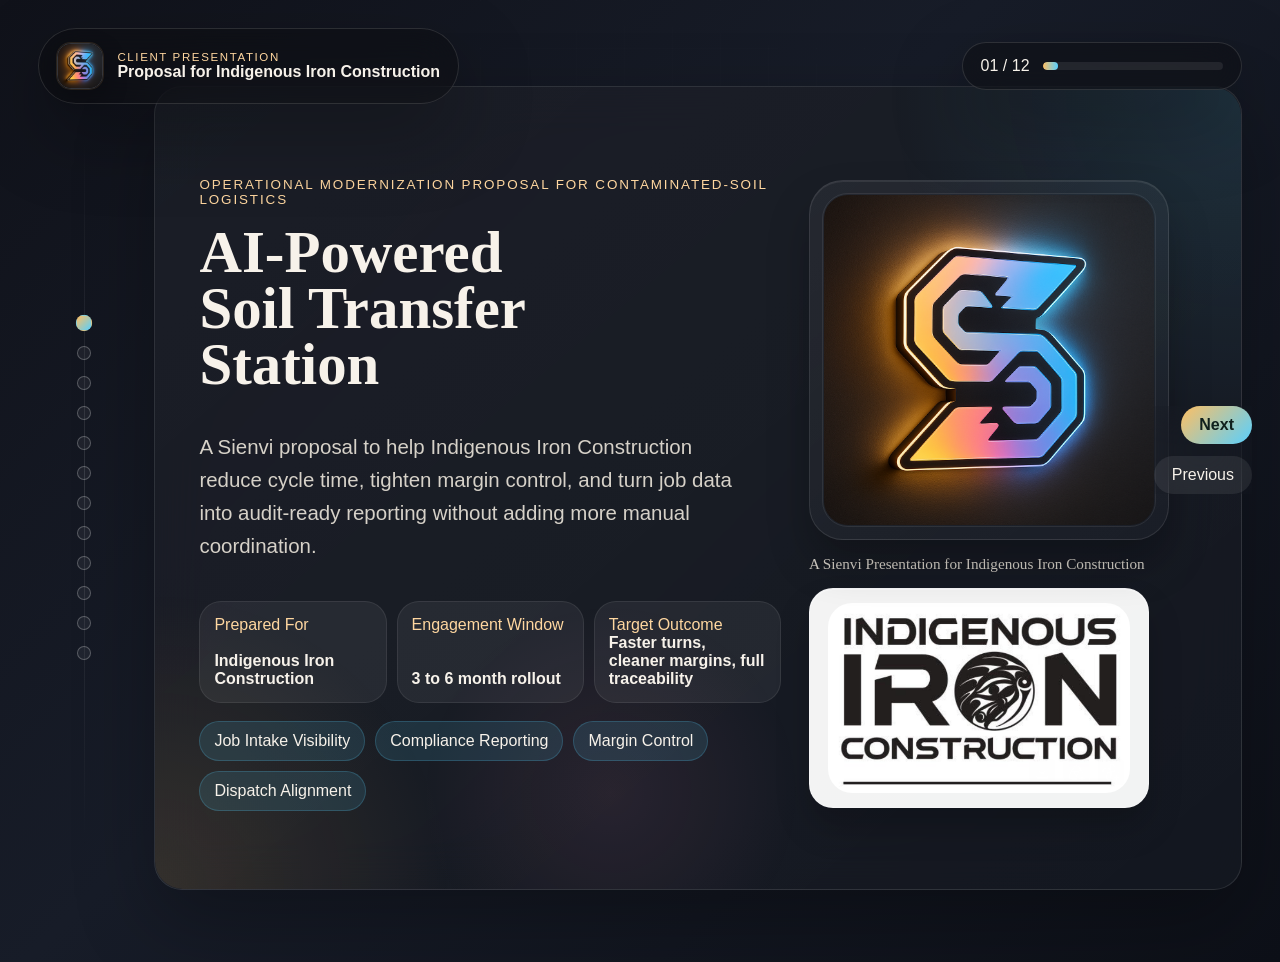
<file: index.html>
<!DOCTYPE html>
<html lang="en">
  <head>
    <meta charset="UTF-8" />
    <meta name="viewport" content="width=device-width, initial-scale=1.0" />
    <title>Proposal for Indigenous Iron Construction</title>
    <link rel="stylesheet" href="./styles.css" />
  </head>
  <body>
    <div class="ambient ambient-a"></div>
    <div class="ambient ambient-b"></div>
    <div class="grid-fade"></div>

    <header class="hud">
      <div class="hud__brand">
        <img class="hud__logo" src="./assets/sienvi-logo-sign-light.png" alt="Sienvi logo" />
        <div class="hud__brand-copy">
          <span class="hud__eyebrow">Client Presentation</span>
          <strong>Proposal for Indigenous Iron Construction</strong>
        </div>
      </div>
      <div class="hud__status">
        <span id="slide-label">01 / 12</span>
        <div class="progress-shell" aria-hidden="true">
          <div id="progress-bar" class="progress-bar"></div>
        </div>
      </div>
    </header>

    <main class="deck-shell">
      <aside class="deck-rail" aria-label="Slide navigation">
        <div class="deck-rail__line"></div>
        <div id="slide-dots" class="slide-dots"></div>
      </aside>

      <section class="deck-stage">
        <article class="slide is-active" data-title="Title">
          <div class="slide__content slide__content--hero">
            <div class="hero-layout">
              <div class="hero-copy">
                <div class="kicker animate" style="--delay: 0.05s;">Operational modernization proposal for contaminated-soil logistics</div>
                <h1 class="display animate" style="--delay: 0.15s;">AI-Powered Soil Transfer Station</h1>
                <p class="lede animate" style="--delay: 0.25s;">
                  A Sienvi proposal to help Indigenous Iron Construction reduce cycle time, tighten margin control,
                  and turn job data into audit-ready reporting without adding more manual coordination.
                </p>
                <div class="hero-grid animate" style="--delay: 0.35s;">
                  <div class="hero-card">
                    <span class="hero-card__label">Prepared For</span>
                    <strong>Indigenous Iron Construction</strong>
                  </div>
                  <div class="hero-card">
                    <span class="hero-card__label">Engagement Window</span>
                    <strong>3 to 6 month rollout</strong>
                  </div>
                  <div class="hero-card">
                    <span class="hero-card__label">Target Outcome</span>
                    <strong>Faster turns, cleaner margins, full traceability</strong>
                  </div>
                </div>
                <div class="hero-orbit animate" style="--delay: 0.45s;">
                  <span>Job Intake Visibility</span>
                  <span>Compliance Reporting</span>
                  <span>Margin Control</span>
                  <span>Dispatch Alignment</span>
                </div>
              </div>
              <div class="hero-brandmark animate" style="--delay: 0.38s;">
                <div class="hero-brandmark__frame">
                  <img src="./assets/sienvi-logo-sign-light.png" alt="Sienvi illuminated brand mark" />
                </div>
                <p class="hero-brandmark__headline">A Sienvi Presentation for Indigenous Iron Construction</p>
                <div class="hero-partner-logo">
                  <img src="./assets/indigenous-iron-construction.png" alt="Indigenous Iron Construction logo" />
                </div>
              </div>
            </div>
          </div>
        </article>

        <article class="slide" data-title="Opportunity">
          <div class="slide__content">
            <div class="section-heading animate" style="--delay: 0.05s;">
              <span class="section-index">01</span>
              <div>
                <h2>Where the Current Process Slows Down</h2>
                <p>The main issue is not lack of effort. It is too many disconnected steps between intake, execution, and reporting.</p>
              </div>
            </div>
            <div class="card-row card-row--triple">
              <section class="insight-card animate" style="--delay: 0.15s;">
                <span class="insight-card__tag">Challenge</span>
                <h3>Document and data handoffs</h3>
                <p>Scale tickets, lab reports, job notes, and customer updates often live in separate places and need manual follow-up.</p>
              </section>
              <section class="insight-card animate" style="--delay: 0.25s;">
                <span class="insight-card__tag">Challenge</span>
                <h3>Slow operational decisions</h3>
                <p>Material handling, mix choices, dispatch timing, and reporting readiness can all depend on delayed coordination.</p>
              </section>
              <section class="insight-card animate" style="--delay: 0.35s;">
                <span class="insight-card__tag">Challenge</span>
                <h3>Profit visibility arrives too late</h3>
                <p>When job costing and reporting come together late, margin leakage is harder to spot while the work is still live.</p>
              </section>
            </div>
            <div class="pull-quote animate" style="--delay: 0.45s;">
              "The opportunity is not more software. It is fewer blind spots between job intake, field execution, and final reporting."
            </div>
          </div>
        </article>

        <article class="slide" data-title="Solution Overview">
          <div class="slide__content">
            <div class="section-heading animate" style="--delay: 0.05s;">
              <span class="section-index">02</span>
              <div>
                <h2>What Sienvi Would Put In Place</h2>
                <p>A practical operating layer that connects the most important work steps without forcing your team into more manual admin.</p>
              </div>
            </div>
            <div class="governance-grid">
              <section class="governance-card animate" style="--delay: 0.15s;">
                <span class="pill">Unified Intake</span>
                <h3>One live job record</h3>
                <p>Customer instructions, material data, scale activity, and reporting requirements stay tied to the same operating record.</p>
              </section>
              <section class="governance-card animate" style="--delay: 0.24s;">
                <span class="pill">Operational Visibility</span>
                <h3>Live inventory and status</h3>
                <p>Your team sees what is in process, what is waiting, and what needs action without chasing updates across systems.</p>
              </section>
              <section class="governance-card animate" style="--delay: 0.33s;">
                <span class="pill">Decision Support</span>
                <h3>Faster compliant execution</h3>
                <p>Planning support helps move jobs faster while keeping documentation and rule checks aligned with the work.</p>
              </section>
              <section class="governance-card animate" style="--delay: 0.42s;">
                <span class="pill">Reporting Layer</span>
                <h3>Audit-ready output</h3>
                <p>Reports, cost support, and customer-facing records can be generated from the same operational source of truth.</p>
              </section>
            </div>
          </div>
        </article>

        <article class="slide" data-title="Business Impact">
          <div class="slide__content">
            <div class="section-heading animate" style="--delay: 0.05s;">
              <span class="section-index">03</span>
              <div>
                <h2>Business Impact</h2>
                <p>The case for this engagement is operational speed, labor reduction, reporting confidence, and better margin visibility.</p>
              </div>
            </div>
            <div class="metrics-grid">
              <div class="metric-card animate" style="--delay: 0.14s;">
                <span>Inbound to outbound cycle</span>
                <strong>10 days → 2 to 3 days</strong>
                <div class="metric-bar"><i style="--fill: 78%;"></i></div>
                <p>Jobs move with fewer delays between intake, planning, dispatch, and compliance reporting.</p>
              </div>
              <div class="metric-card animate" style="--delay: 0.22s;">
                <span>Manual effort per job</span>
                <strong>12 hrs → &lt;1 hr</strong>
                <div class="metric-bar"><i style="--fill: 92%;"></i></div>
                <p>Admin work drops when documents, updates, and reporting are generated from one coordinated workflow.</p>
              </div>
              <div class="metric-card animate" style="--delay: 0.30s;">
                <span>Margin leakage</span>
                <strong>2.0% → 0.2%</strong>
                <div class="metric-bar"><i style="--fill: 88%;"></i></div>
                <p>Cost visibility improves while the job is active instead of being reconstructed after the fact.</p>
              </div>
              <div class="metric-card animate" style="--delay: 0.38s;">
                <span>Reporting readiness</span>
                <strong>End of week → Same day</strong>
                <div class="metric-bar"><i style="--fill: 84%;"></i></div>
                <p>Compliance and customer-facing reporting can be produced as work is completed, not days later.</p>
              </div>
            </div>
          </div>
        </article>

        <article class="slide" data-title="What You Receive">
          <div class="slide__content">
            <div class="section-heading animate" style="--delay: 0.05s;">
              <span class="section-index">04</span>
              <div>
                <h2>What Indigenous Iron Construction Would Receive</h2>
                <p>The deliverable is not just software. It is a working operating layer shaped around your jobs, documents, and reporting needs.</p>
              </div>
            </div>
            <div class="shield-grid">
              <section class="shield-card animate" style="--delay: 0.15s;">
                <h3>Operator Dashboard</h3>
                <p>A simple live view of active jobs, material status, blockers, and next actions.</p>
              </section>
              <section class="shield-card animate" style="--delay: 0.25s;">
                <h3>Job Costing Support</h3>
                <p>Costs, effort, and revenue checkpoints tied to the same job record for better margin control.</p>
              </section>
              <section class="shield-card animate" style="--delay: 0.35s;">
                <h3>Compliance and Audit Pack</h3>
                <p>Customer, regulatory, and internal reporting generated from a traceable operational history.</p>
              </section>
              <section class="shield-card animate" style="--delay: 0.45s;">
                <h3>Pilot SOPs and Training</h3>
                <p>Clear workflows, team onboarding, and rollout support for the first live production use case.</p>
              </section>
            </div>
          </div>
        </article>

        <article class="slide" data-title="Scope of Work">
          <div class="slide__content">
            <div class="section-heading animate" style="--delay: 0.05s;">
              <span class="section-index">05</span>
              <div>
                <h2>Three to Six Month Scope of Work</h2>
                <p>The recommended path is a focused pilot first, then rollout and optimization around a real operating lane.</p>
              </div>
            </div>
            <div class="roadmap animate" style="--delay: 0.15s;">
              <div class="roadmap-step">
                <span>Weeks 1-3</span>
                <strong>Discovery, workflow mapping, and success criteria</strong>
              </div>
              <div class="roadmap-step">
                <span>Weeks 4-7</span>
                <strong>Job intake, data structure, and dashboard foundation</strong>
              </div>
              <div class="roadmap-step">
                <span>Weeks 8-11</span>
                <strong>Pilot automation, reporting flow, and operator review</strong>
              </div>
              <div class="roadmap-step">
                <span>Weeks 12-18</span>
                <strong>Live pilot, training, feedback, and reporting refinement</strong>
              </div>
              <div class="roadmap-step">
                <span>Weeks 19-24</span>
                <strong>Optimization, second workflow expansion, and scale plan</strong>
              </div>
            </div>
          </div>
        </article>

        <article class="slide" data-title="Client Responsibilities">
          <div class="slide__content">
            <div class="section-heading animate" style="--delay: 0.05s;">
              <span class="section-index">06</span>
              <div>
                <h2>What We Would Need From Your Team</h2>
                <p>The fastest rollout comes from one clear operating sponsor, real sample jobs, and consistent review time during the pilot window.</p>
              </div>
            </div>
            <div class="next-steps">
              <div class="next-step animate" style="--delay: 0.15s;"><strong>1</strong><span>Name one decision owner for the pilot.</span></div>
              <div class="next-step animate" style="--delay: 0.24s;"><strong>2</strong><span>Provide sample jobs, documents, and reporting examples.</span></div>
              <div class="next-step animate" style="--delay: 0.33s;"><strong>3</strong><span>Share current forms, spreadsheets, and software touchpoints.</span></div>
              <div class="next-step animate" style="--delay: 0.42s;"><strong>4</strong><span>Join a weekly review to approve adjustments quickly.</span></div>
              <div class="next-step animate" style="--delay: 0.51s;"><strong>5</strong><span>Help define the first live workflow and success metric set.</span></div>
            </div>
          </div>
        </article>

        <article class="slide" data-title="Sienvi Deliverables">
          <div class="slide__content">
            <div class="section-heading animate" style="--delay: 0.05s;">
              <span class="section-index">07</span>
              <div>
                <h2>Sienvi Scope and Deliverables</h2>
                <p>Our role is to map the workflow, build the pilot system, guide adoption, and keep the rollout tied to measurable operating outcomes.</p>
              </div>
            </div>
            <div class="stack-columns">
              <div class="stack-column animate" style="--delay: 0.15s;">
                <h3>Design and Mapping</h3>
                <ul>
                  <li>Workflow review and bottleneck mapping</li>
                  <li>Pilot scope definition and KPI selection</li>
                  <li>Data and reporting requirement mapping</li>
                </ul>
              </div>
              <div class="stack-column animate" style="--delay: 0.26s;">
                <h3>Pilot Build</h3>
                <ul>
                  <li>Job intake and status workflow</li>
                  <li>Dashboard and reporting setup</li>
                  <li>Cost visibility and operating support tools</li>
                </ul>
              </div>
              <div class="stack-column animate" style="--delay: 0.37s;">
                <h3>Rollout and Optimization</h3>
                <ul>
                  <li>Training, live feedback, and refinements</li>
                  <li>Operational support during pilot use</li>
                  <li>Expansion plan for the next workflow or site</li>
                </ul>
              </div>
            </div>
            <div class="policy-strip animate" style="--delay: 0.48s;">
              Includes project management, working sessions, dashboard design, launch support, and pilot refinement.
            </div>
          </div>
        </article>

        <article class="slide" data-title="Sienvi Investment">
          <div class="slide__content">
            <div class="section-heading animate" style="--delay: 0.05s;">
              <span class="section-index">08</span>
              <div>
                <h2>Estimated Investment With Sienvi</h2>
                <p>These are proposal-level numbers for a focused pilot and early rollout. Final pricing would be confirmed after workflow review and exact scope lock.</p>
              </div>
            </div>
            <div class="stack-columns pricing-grid">
              <div class="stack-column animate" style="--delay: 0.15s;">
                <span class="pill">Phase 1</span>
                <h3>Discovery and Workflow Design</h3>
                <strong class="pricing-amount">$15,000 one-time</strong>
                <ul>
                  <li>Operating review and workflow map</li>
                  <li>Success metrics and pilot definition</li>
                  <li>Implementation plan and scope lock</li>
                </ul>
              </div>
              <div class="stack-column animate" style="--delay: 0.26s;">
                <span class="pill">Phase 2</span>
                <h3>Pilot Build and Launch</h3>
                <strong class="pricing-amount">$60,000 one-time</strong>
                <ul>
                  <li>Core workflow build and dashboard</li>
                  <li>Reporting and pilot automation layer</li>
                  <li>Launch support for the first live use case</li>
                </ul>
              </div>
              <div class="stack-column animate" style="--delay: 0.37s;">
                <span class="pill">Phase 3</span>
                <h3>Rollout and Optimization</h3>
                <strong class="pricing-amount">$7,500 per month</strong>
                <ul>
                  <li>Training, refinements, and support</li>
                  <li>Performance reviews and workflow tuning</li>
                  <li>Expansion planning for additional lanes</li>
                </ul>
              </div>
            </div>
            <div class="pull-quote animate" style="--delay: 0.48s;">
              Estimated Sienvi engagement: approximately $82,500 for a 3-month pilot path, or about $105,000 to $127,500 for a fuller 6-month rollout.
            </div>
          </div>
        </article>

        <article class="slide" data-title="Third-Party Costs">
          <div class="slide__content">
            <div class="section-heading animate" style="--delay: 0.05s;">
              <span class="section-index">09</span>
              <div>
                <h2>Expected Third-Party and AI Costs</h2>
                <p>These are not Sienvi fees. They are outside vendor costs that would either be billed directly to Indigenous Iron Construction or passed through at cost.</p>
              </div>
            </div>
            <div class="risk-grid">
              <div class="risk-card animate" style="--delay: 0.15s;">
                <h3>AI and LLM usage</h3>
                <strong class="pricing-amount">$500 to $2,500 / month</strong>
                <p>Depends on job volume, document volume, and how much reporting automation is live.</p>
              </div>
              <div class="risk-card animate" style="--delay: 0.24s;">
                <h3>OCR and specialty APIs</h3>
                <strong class="pricing-amount">$100 to $700 / month</strong>
                <p>For document parsing, structured extraction, or specialized calculation services where needed.</p>
              </div>
              <div class="risk-card animate" style="--delay: 0.33s;">
                <h3>Hosting and monitoring</h3>
                <strong class="pricing-amount">$300 to $1,200 / month</strong>
                <p>Cloud hosting, storage, backups, security, and monitoring costs for the production system.</p>
              </div>
              <div class="risk-card animate" style="--delay: 0.42s;">
                <h3>Optional software seats</h3>
                <strong class="pricing-amount">$100 to $600 / month</strong>
                <p>Optional BI, email, collaboration, or reporting tools depending on the final software stack.</p>
              </div>
            </div>
            <div class="policy-strip animate" style="--delay: 0.52s;">
              Recommended structure: vendor accounts owned by Indigenous Iron Construction and billed directly where possible, with Sienvi configuring and managing usage.
            </div>
          </div>
        </article>

        <article class="slide" data-title="Success Measures">
          <div class="slide__content">
            <div class="section-heading animate" style="--delay: 0.05s;">
              <span class="section-index">10</span>
              <div>
                <h2>What Success Looks Like In The Pilot</h2>
                <p>The first win is a live operating lane that saves time, improves visibility, and proves the model before broader expansion.</p>
              </div>
            </div>
            <div class="shield-grid">
              <section class="shield-card animate" style="--delay: 0.15s;">
                <h3>Same-day job visibility</h3>
                <p>The team can see status, blockers, and reporting readiness from one place on the day the work happens.</p>
              </section>
              <section class="shield-card animate" style="--delay: 0.25s;">
                <h3>Faster report creation</h3>
                <p>Compliance and customer reporting are prepared in hours instead of waiting for manual reconstruction.</p>
              </section>
              <section class="shield-card animate" style="--delay: 0.35s;">
                <h3>Earlier margin awareness</h3>
                <p>Job economics become visible before final billing so issues can be caught while the job is still active.</p>
              </section>
              <section class="shield-card animate" style="--delay: 0.45s;">
                <h3>One pilot lane adopted</h3>
                <p>A real workflow is operating in production with trained users and a clear plan for what expands next.</p>
              </section>
            </div>
          </div>
        </article>

        <article class="slide" data-title="Next Step">
          <div class="slide__content slide__content--closing">
            <div class="closing-panel animate" style="--delay: 0.10s;">
              <span class="closing-panel__eyebrow">Next Step</span>
              <h2>Align on pilot scope and choose the first live workflow.</h2>
              <p>The best next move is a focused workshop to confirm the operating lane, the pilot success metrics, and the rollout schedule.</p>
            </div>
            <div class="closing-grid animate" style="--delay: 0.28s;">
              <div>
                <span>First decision</span>
                <strong>Select the pilot workflow</strong>
              </div>
              <div>
                <span>First workshop</span>
                <strong>Workflow and data review</strong>
              </div>
              <div>
                <span>Immediate outcome</span>
                <strong>Final scope, pricing, and kickoff path</strong>
              </div>
            </div>
          </div>
        </article>
      </section>
    </main>

    <footer class="controls">
      <button type="button" class="control-button" data-direction="-1" aria-label="Previous slide">Previous</button>
      <div class="controls__hint">Use arrow keys, space, or swipe</div>
      <button type="button" class="control-button control-button--primary" data-direction="1" aria-label="Next slide">Next</button>
    </footer>

    <script src="./script.js"></script>
  </body>
</html>
</file>
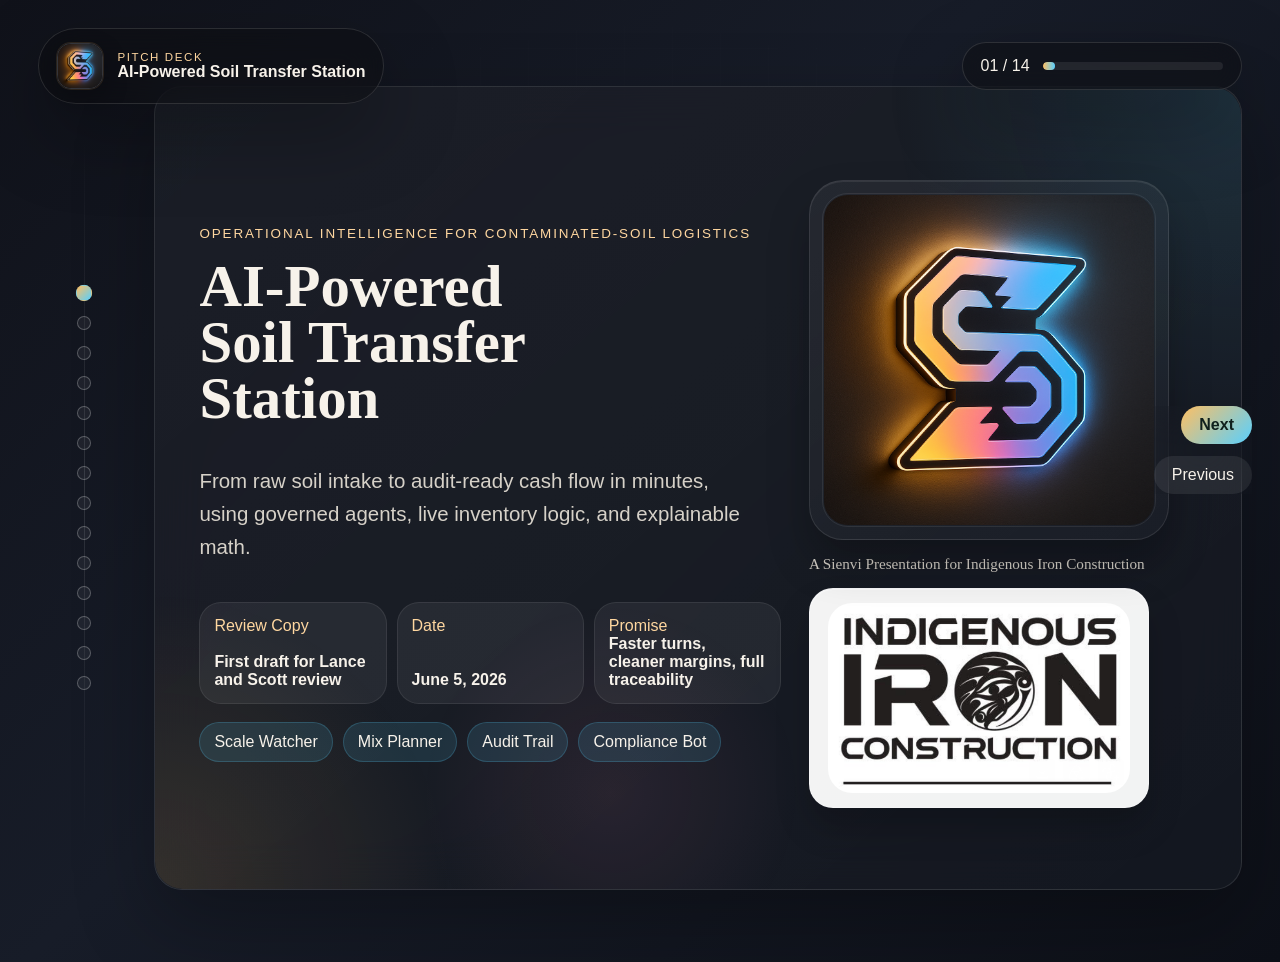
<file: soil-transfer-station-deck/index.html>
<!DOCTYPE html>
<html lang="en">
  <head>
    <meta charset="UTF-8" />
    <meta name="viewport" content="width=device-width, initial-scale=1.0" />
    <title>AI-Powered Soil Transfer Station</title>
    <link rel="stylesheet" href="./styles.css" />
  </head>
  <body>
    <div class="ambient ambient-a"></div>
    <div class="ambient ambient-b"></div>
    <div class="grid-fade"></div>

    <header class="hud">
      <div class="hud__brand">
        <img class="hud__logo" src="./assets/sienvi-logo-sign-light.png" alt="Sienvi logo" />
        <div class="hud__brand-copy">
          <span class="hud__eyebrow">Pitch Deck</span>
          <strong>AI-Powered Soil Transfer Station</strong>
        </div>
      </div>
      <div class="hud__status">
        <span id="slide-label">01 / 14</span>
        <div class="progress-shell" aria-hidden="true">
          <div id="progress-bar" class="progress-bar"></div>
        </div>
      </div>
    </header>

    <main class="deck-shell">
      <aside class="deck-rail" aria-label="Slide navigation">
        <div class="deck-rail__line"></div>
        <div id="slide-dots" class="slide-dots"></div>
      </aside>

      <section class="deck-stage">
        <article class="slide is-active" data-title="Title">
          <div class="slide__content slide__content--hero">
            <div class="hero-layout">
              <div class="hero-copy">
                <div class="kicker animate" style="--delay: 0.05s;">Operational intelligence for contaminated-soil logistics</div>
                <h1 class="display animate" style="--delay: 0.15s;">AI-Powered Soil Transfer Station</h1>
                <p class="lede animate" style="--delay: 0.25s;">
                  From raw soil intake to audit-ready cash flow in minutes, using governed agents,
                  live inventory logic, and explainable math.
                </p>
                <div class="hero-grid animate" style="--delay: 0.35s;">
                  <div class="hero-card">
                    <span class="hero-card__label">Review Copy</span>
                    <strong>First draft for Lance and Scott review</strong>
                  </div>
                  <div class="hero-card">
                    <span class="hero-card__label">Date</span>
                    <strong>June 5, 2026</strong>
                  </div>
                  <div class="hero-card">
                    <span class="hero-card__label">Promise</span>
                    <strong>Faster turns, cleaner margins, full traceability</strong>
                  </div>
                </div>
                <div class="hero-orbit animate" style="--delay: 0.45s;">
                  <span>Scale Watcher</span>
                  <span>Mix Planner</span>
                  <span>Audit Trail</span>
                  <span>Compliance Bot</span>
                </div>
              </div>
              <div class="hero-brandmark animate" style="--delay: 0.38s;">
                <div class="hero-brandmark__frame">
                  <img src="./assets/sienvi-logo-sign-light.png" alt="Sienvi illuminated brand mark" />
                </div>
                <p class="hero-brandmark__headline">A Sienvi Presentation for Indigenous Iron Construction</p>
                <div class="hero-partner-logo">
                  <img src="./assets/indigenous-iron-construction.png" alt="Indigenous Iron Construction logo" />
                </div>
              </div>
            </div>
          </div>
        </article>

        <article class="slide" data-title="Executive Summary">
          <div class="slide__content">
            <div class="section-heading animate" style="--delay: 0.05s;">
              <span class="section-index">01</span>
              <div>
                <h2>Executive Summary</h2>
                <p>A spreadsheet-heavy workflow becomes a real-time operating system.</p>
              </div>
            </div>
            <div class="card-row card-row--triple">
              <section class="insight-card animate" style="--delay: 0.15s;">
                <span class="insight-card__tag">Challenge</span>
                <h3>Manual data sprawl</h3>
                <p>Job intake, lab reports, mix decisions, cost collection, and billing are fragmented across people and files.</p>
              </section>
              <section class="insight-card animate" style="--delay: 0.25s;">
                <span class="insight-card__tag">Solution</span>
                <h3>Governed micro-service ecosystem</h3>
                <p>Operational agents execute SOPs while approval, audit, and compliance layers control risk before action happens.</p>
              </section>
              <section class="insight-card animate" style="--delay: 0.35s;">
                <span class="insight-card__tag">Outcome</span>
                <h3>Operational speed with proof</h3>
                <p>Live inventory, instant margin math, zero-touch reporting, and an immutable trail for every material decision.</p>
              </section>
            </div>
            <div class="pull-quote animate" style="--delay: 0.45s;">
              "The deck story is simple: fewer blind spots, fewer handoffs, and faster profit realization."
            </div>
          </div>
        </article>

        <article class="slide" data-title="Business Impact">
          <div class="slide__content">
            <div class="section-heading animate" style="--delay: 0.05s;">
              <span class="section-index">02</span>
              <div>
                <h2>Business Impact</h2>
                <p>The operational case is speed, labor reduction, and margin confidence.</p>
              </div>
            </div>
            <div class="metrics-grid">
              <div class="metric-card animate" style="--delay: 0.14s;">
                <span>Inbound to off-site cycle</span>
                <strong>10 days → 2 days</strong>
                <div class="metric-bar"><i style="--fill: 82%;"></i></div>
                <p>Fast capture, mix planning, and routing shrink time spent waiting on coordination.</p>
              </div>
              <div class="metric-card animate" style="--delay: 0.22s;">
                <span>Manual effort per job</span>
                <strong>12 hrs → &lt;1 hr</strong>
                <div class="metric-bar"><i style="--fill: 92%;"></i></div>
                <p>Auto-generated orders, invoices, and reporting collapse the admin burden.</p>
              </div>
              <div class="metric-card animate" style="--delay: 0.30s;">
                <span>Margin variance</span>
                <strong>2.0% → 0.2%</strong>
                <div class="metric-bar"><i style="--fill: 88%;"></i></div>
                <p>Precise job costing and mix-level allocation make profitability visible while the job is live.</p>
              </div>
              <div class="metric-card animate" style="--delay: 0.38s;">
                <span>Audit alerts</span>
                <strong>20% → 0%</strong>
                <div class="metric-bar"><i style="--fill: 97%;"></i></div>
                <p>Compliance rules are checked in workflow, not after the fact.</p>
              </div>
            </div>
          </div>
        </article>

        <article class="slide" data-title="Architecture">
          <div class="slide__content">
            <div class="section-heading animate" style="--delay: 0.05s;">
              <span class="section-index">03</span>
              <div>
                <h2>High-Level Architecture</h2>
                <p>Each service owns a tight responsibility, while state and governance stay centralized.</p>
              </div>
            </div>
            <div class="architecture animate" style="--delay: 0.18s;">
              <div class="architecture__lane">
                <div class="arch-node arch-node--primary">Customer Portal</div>
                <div class="arch-node">Intake</div>
                <div class="arch-node">Scale Watcher</div>
                <div class="arch-node">State Engine</div>
              </div>
              <div class="architecture__arrow">↓</div>
              <div class="architecture__lane architecture__lane--split">
                <div class="arch-node">Lab Ingest</div>
                <div class="arch-node arch-node--accent">Mix Planner (Wolfram)</div>
                <div class="arch-node">Compliance Bot</div>
              </div>
              <div class="architecture__arrow">↓</div>
              <div class="architecture__lane architecture__lane--split">
                <div class="arch-node">Cost Collector</div>
                <div class="arch-node">Revenue Match</div>
                <div class="arch-node arch-node--primary">Reporting Suite</div>
              </div>
              <div class="architecture__footer">
                <span>All transitions logged</span>
                <span>Human approvals at critical gates</span>
                <span>Dashboard ready in real time</span>
              </div>
            </div>
          </div>
        </article>

        <article class="slide" data-title="Governance">
          <div class="slide__content">
            <div class="section-heading animate" style="--delay: 0.05s;">
              <span class="section-index">04</span>
              <div>
                <h2>Agent Stack and Governance</h2>
                <p>The system is fast because it is structured, not because it is reckless.</p>
              </div>
            </div>
            <div class="governance-grid">
              <section class="governance-card animate" style="--delay: 0.15s;">
                <span class="pill">Non-Execution Manager</span>
                <h3>Approves material decisions</h3>
                <p>High-impact mix changes, truck orders, and exception cases pause for business approval.</p>
              </section>
              <section class="governance-card animate" style="--delay: 0.24s;">
                <span class="pill">Auditor Agent</span>
                <h3>Checks integrity continuously</h3>
                <p>Weight logs, ratio math, and job-state changes are monitored for drift or conflict.</p>
              </section>
              <section class="governance-card animate" style="--delay: 0.33s;">
                <span class="pill">Compliance Monitor</span>
                <h3>Enforces rules in workflow</h3>
                <p>Threshold breaches can auto-lock a job before an invalid outbound action is taken.</p>
              </section>
              <section class="governance-card animate" style="--delay: 0.42s;">
                <span class="pill">Operational Agents</span>
                <h3>Execute SOP-bound tasks</h3>
                <p>Services like Scale Watcher and Cost Collector operate only after governance conditions are satisfied.</p>
              </section>
            </div>
          </div>
        </article>

        <article class="slide" data-title="Skill Library">
          <div class="slide__content">
            <div class="section-heading animate" style="--delay: 0.05s;">
              <span class="section-index">05</span>
              <div>
                <h2>Core Skills Leveraged</h2>
                <p>The value is not one agent. It is a reusable skill library that lets multiple agents stay specialized.</p>
              </div>
            </div>
            <div class="skills-board animate" style="--delay: 0.18s;">
              <div class="skill-cluster">
                <h3>IO</h3>
                <ul>
                  <li>File IO</li>
                  <li>HTTP intake</li>
                  <li>OCR parsing</li>
                </ul>
              </div>
              <div class="skill-cluster">
                <h3>Math</h3>
                <ul>
                  <li>Linear programming</li>
                  <li>Symbolic solving</li>
                  <li>Cost modeling</li>
                </ul>
              </div>
              <div class="skill-cluster">
                <h3>State</h3>
                <ul>
                  <li>State machine logic</li>
                  <li>Scheduling</li>
                  <li>Inventory events</li>
                </ul>
              </div>
              <div class="skill-cluster">
                <h3>Comms</h3>
                <ul>
                  <li>Email notify</li>
                  <li>TMS sync</li>
                  <li>Dispatch updates</li>
                </ul>
              </div>
              <div class="skill-cluster">
                <h3>Reporting</h3>
                <ul>
                  <li>PDF generation</li>
                  <li>Excel snapshots</li>
                  <li>Dashboard feeds</li>
                </ul>
              </div>
            </div>
          </div>
        </article>

        <article class="slide" data-title="Wolfram Layer">
          <div class="slide__content">
            <div class="section-heading animate" style="--delay: 0.05s;">
              <span class="section-index">06</span>
              <div>
                <h2>Wolfram Alpha as the Math Layer</h2>
                <p>PhD-level symbolic reasoning is embedded in the flow, not bolted on after the fact.</p>
              </div>
            </div>
            <div class="formula-flow">
              <div class="formula-card animate" style="--delay: 0.15s;">
                <span>1. Agent formulates query</span>
                <code>solve 80*x + 15*(1-x) = 70 for x</code>
              </div>
              <div class="formula-arrow animate" style="--delay: 0.25s;">→</div>
              <div class="formula-card animate" style="--delay: 0.32s;">
                <span>2. API returns plain-language answer</span>
                <code>x = 0.875</code>
              </div>
              <div class="formula-arrow animate" style="--delay: 0.42s;">→</div>
              <div class="formula-card animate" style="--delay: 0.49s;">
                <span>3. Result is logged into workflow</span>
                <code>IL = 87.5% | RL- = 12.5%</code>
              </div>
            </div>
            <div class="policy-strip animate" style="--delay: 0.56s;">
              Query whitelist • Cached repeats • Traceable inputs and outputs
            </div>
          </div>
        </article>

        <article class="slide" data-title="Data Flow">
          <div class="slide__content">
            <div class="section-heading animate" style="--delay: 0.05s;">
              <span class="section-index">07</span>
              <div>
                <h2>One Job, End to End</h2>
                <p>This is how a single job moves through the operating system.</p>
              </div>
            </div>
            <ol class="timeline">
              <li class="timeline__item animate" style="--delay: 0.13s;"><strong>Contract Arrival</strong><span>Order becomes job record.</span></li>
              <li class="timeline__item animate" style="--delay: 0.20s;"><strong>Truck Loads</strong><span>Scale Watcher assigns 38 t loads into bins.</span></li>
              <li class="timeline__item animate" style="--delay: 0.27s;"><strong>Lab Reports</strong><span>Lab Ingest classifies material types.</span></li>
              <li class="timeline__item animate" style="--delay: 0.34s;"><strong>Mix Decision</strong><span>Wolfram-backed planning calculates compliant ratios.</span></li>
              <li class="timeline__item animate" style="--delay: 0.41s;"><strong>Mix Execution</strong><span>Agents log labor, chemical use, and downtime.</span></li>
              <li class="timeline__item animate" style="--delay: 0.48s;"><strong>Outbound Planning</strong><span>Routing and scheduling align with TMS.</span></li>
              <li class="timeline__item animate" style="--delay: 0.55s;"><strong>Cost and Revenue</strong><span>Margin is visible before final reporting.</span></li>
              <li class="timeline__item animate" style="--delay: 0.62s;"><strong>Reporting</strong><span>Dashboard plus PDF package become audit-ready output.</span></li>
            </ol>
          </div>
        </article>

        <article class="slide" data-title="Audit and Compliance">
          <div class="slide__content">
            <div class="section-heading animate" style="--delay: 0.05s;">
              <span class="section-index">08</span>
              <div>
                <h2>Audit and Compliance</h2>
                <p>The shield is built into the system, not appended as a reporting step.</p>
              </div>
            </div>
            <div class="shield-grid">
              <section class="shield-card animate" style="--delay: 0.15s;">
                <h3>Immutable Audit Log</h3>
                <p>Every state transition is written to a tamper-evident record.</p>
              </section>
              <section class="shield-card animate" style="--delay: 0.25s;">
                <h3>Query-Based Compliance</h3>
                <p>Rules like IL% thresholds are evaluated automatically and flagged instantly.</p>
              </section>
              <section class="shield-card animate" style="--delay: 0.35s;">
                <h3>Scheduled Audit Reports</h3>
                <p>Financials, mix composition, and weight logs are exportable on demand.</p>
              </section>
              <section class="shield-card animate" style="--delay: 0.45s;">
                <h3>Non-Execution Lock</h3>
                <p>Risky changes remain pending until a human approval clears them.</p>
              </section>
            </div>
          </div>
        </article>

        <article class="slide" data-title="Technical Stack">
          <div class="slide__content">
            <div class="section-heading animate" style="--delay: 0.05s;">
              <span class="section-index">09</span>
              <div>
                <h2>Technical Stack</h2>
                <p>Simple enough to ship quickly, disciplined enough to scale.</p>
              </div>
            </div>
            <div class="stack-columns">
              <div class="stack-column animate" style="--delay: 0.15s;">
                <h3>Runtime</h3>
                <ul>
                  <li>Custom Ruby or Python services</li>
                  <li>Agent-centric skill execution</li>
                  <li>FastAPI or Express gateway</li>
                </ul>
              </div>
              <div class="stack-column animate" style="--delay: 0.26s;">
                <h3>Data</h3>
                <ul>
                  <li>PostgreSQL transactional store</li>
                  <li>SQLite local caching</li>
                  <li>Immutable audit records</li>
                </ul>
              </div>
              <div class="stack-column animate" style="--delay: 0.37s;">
                <h3>Ops Layer</h3>
                <ul>
                  <li>Wolfram Alpha REST API</li>
                  <li>launchd, systemd, or Docker Compose</li>
                  <li>Grafana or custom React dashboard</li>
                </ul>
              </div>
            </div>
          </div>
        </article>

        <article class="slide" data-title="Roadmap">
          <div class="slide__content">
            <div class="section-heading animate" style="--delay: 0.05s;">
              <span class="section-index">10</span>
              <div>
                <h2>Implementation Roadmap</h2>
                <p>A compact sprint plan gets this from architecture to live pilot inside one month.</p>
              </div>
            </div>
            <div class="roadmap animate" style="--delay: 0.15s;">
              <div class="roadmap-step">
                <span>Days 1-4</span>
                <strong>Repo, CI, Intake, State Engine</strong>
              </div>
              <div class="roadmap-step">
                <span>Days 5-8</span>
                <strong>Scale Watcher, Lab Ingest, Mix Planner</strong>
              </div>
              <div class="roadmap-step">
                <span>Days 9-12</span>
                <strong>Cost, Revenue, Audit, Compliance</strong>
              </div>
              <div class="roadmap-step">
                <span>Days 13-17</span>
                <strong>Dashboard, reporting, end-to-end QA</strong>
              </div>
              <div class="roadmap-step">
                <span>Days 18-24</span>
                <strong>Real-job pilot and feedback iteration</strong>
              </div>
            </div>
          </div>
        </article>

        <article class="slide" data-title="Risks">
          <div class="slide__content">
            <div class="section-heading animate" style="--delay: 0.05s;">
              <span class="section-index">11</span>
              <div>
                <h2>Risks and Mitigations</h2>
                <p>The proposal is strongest when the failure modes are named up front.</p>
              </div>
            </div>
            <div class="risk-grid">
              <div class="risk-card animate" style="--delay: 0.15s;">
                <h3>API quota pressure</h3>
                <p>Cache repetitive queries, monitor usage, and upgrade before the pilot scales.</p>
              </div>
              <div class="risk-card animate" style="--delay: 0.24s;">
                <h3>Data integration delays</h3>
                <p>Keep fallback parsers and alerting in place so manual spillover stays controlled.</p>
              </div>
              <div class="risk-card animate" style="--delay: 0.33s;">
                <h3>Regulatory changes</h3>
                <p>Represent rules declaratively so updates do not require workflow rewrites.</p>
              </div>
              <div class="risk-card animate" style="--delay: 0.42s;">
                <h3>Adoption resistance</h3>
                <p>Lead with a live ROI demo that shows one job going contract to invoice in under 30 minutes.</p>
              </div>
            </div>
          </div>
        </article>

        <article class="slide" data-title="Next Steps">
          <div class="slide__content">
            <div class="section-heading animate" style="--delay: 0.05s;">
              <span class="section-index">12</span>
              <div>
                <h2>Next Steps</h2>
                <p>What needs to happen after partner alignment.</p>
              </div>
            </div>
            <div class="next-steps">
              <div class="next-step animate" style="--delay: 0.15s;"><strong>1</strong><span>Sign off on architecture and scope.</span></div>
              <div class="next-step animate" style="--delay: 0.24s;"><strong>2</strong><span>Refine SOPs with field operations.</span></div>
              <div class="next-step animate" style="--delay: 0.33s;"><strong>3</strong><span>Build a live demo around one real job.</span></div>
              <div class="next-step animate" style="--delay: 0.42s;"><strong>4</strong><span>Select the pilot customer and rollout path.</span></div>
              <div class="next-step animate" style="--delay: 0.51s;"><strong>5</strong><span>Finalize cost model, hosting, and support pricing.</span></div>
            </div>
          </div>
        </article>

        <article class="slide" data-title="Q and A">
          <div class="slide__content slide__content--closing">
            <div class="closing-panel animate" style="--delay: 0.10s;">
              <span class="closing-panel__eyebrow">Q&amp;A</span>
              <h2>From raw soil to trusted operating cadence.</h2>
              <p>Open floor for partner questions, scope changes, and demo priorities.</p>
            </div>
            <div class="closing-grid animate" style="--delay: 0.28s;">
              <div>
                <span>Deck framing</span>
                <strong>Business impact first</strong>
              </div>
              <div>
                <span>Proof point</span>
                <strong>One-job live demo</strong>
              </div>
              <div>
                <span>Outcome</span>
                <strong>Faster turns with auditable confidence</strong>
              </div>
            </div>
          </div>
        </article>
      </section>
    </main>

    <footer class="controls">
      <button type="button" class="control-button" data-direction="-1" aria-label="Previous slide">Previous</button>
      <div class="controls__hint">Use arrow keys, space, or swipe</div>
      <button type="button" class="control-button control-button--primary" data-direction="1" aria-label="Next slide">Next</button>
    </footer>

    <script src="./script.js"></script>
  </body>
</html>
</file>
<file: styles.css>
:root {
  --bg: #0f1118;
  --bg-alt: #161c27;
  --panel: rgba(18, 22, 31, 0.8);
  --panel-strong: rgba(12, 16, 24, 0.92);
  --panel-soft: rgba(255, 255, 255, 0.06);
  --line: rgba(255, 255, 255, 0.12);
  --text: #f7f2ea;
  --muted: #d6d1c8;
  --accent: #ffbf62;
  --accent-soft: #ffd7a0;
  --mint: #58d0ff;
  --pink: #ff8ebd;
  --violet: #ac95ff;
  --shadow: 0 30px 80px rgba(0, 0, 0, 0.28);
  --radius: 28px;
  --stage-height: min(calc(100vh - 96px), 980px);
  --display-font: "Iowan Old Style", "Palatino Linotype", "Book Antiqua", Palatino, serif;
  --body-font: "Avenir Next", "Trebuchet MS", "Segoe UI", sans-serif;
}

* {
  box-sizing: border-box;
}

html,
body {
  margin: 0;
  min-height: 100%;
  overflow-x: hidden;
  background:
    radial-gradient(circle at 18% 16%, rgba(255, 191, 98, 0.18), transparent 0 28%),
    radial-gradient(circle at 82% 20%, rgba(88, 208, 255, 0.16), transparent 0 24%),
    radial-gradient(circle at 54% 86%, rgba(255, 142, 189, 0.1), transparent 0 24%),
    linear-gradient(135deg, #10121a 0%, #171c28 44%, #0d1018 100%);
  color: var(--text);
  font-family: var(--body-font);
}

body {
  overflow: hidden;
}

button {
  font: inherit;
}

.ambient,
.grid-fade {
  pointer-events: none;
  position: fixed;
  inset: 0;
}

.ambient-a {
  background:
    radial-gradient(circle at 18% 28%, rgba(255, 191, 98, 0.22), transparent 0 24%),
    radial-gradient(circle at 88% 18%, rgba(88, 208, 255, 0.22), transparent 0 22%);
  filter: blur(16px);
}

.ambient-b {
  background:
    radial-gradient(circle at 82% 76%, rgba(172, 149, 255, 0.16), transparent 0 24%),
    radial-gradient(circle at 24% 84%, rgba(255, 142, 189, 0.12), transparent 0 19%);
  filter: blur(18px);
}

.grid-fade {
  background-image:
    linear-gradient(rgba(255, 255, 255, 0.045) 1px, transparent 1px),
    linear-gradient(90deg, rgba(255, 255, 255, 0.045) 1px, transparent 1px);
  background-size: 48px 48px;
  mask-image: radial-gradient(circle at center, black 35%, transparent 82%);
  opacity: 0.32;
}

.hud,
.controls {
  position: fixed;
  left: clamp(18px, 3vw, 40px);
  right: clamp(18px, 3vw, 40px);
  z-index: 30;
  display: flex;
  align-items: center;
  justify-content: space-between;
}

.hud {
  top: clamp(18px, 2.4vw, 28px);
}

.controls {
  bottom: clamp(18px, 2.4vw, 28px);
}

.hud__brand,
.hud__status,
.controls {
  backdrop-filter: blur(20px);
}

.hud__brand,
.hud__status {
  display: flex;
  gap: 10px;
  align-items: center;
  padding: 14px 18px;
  background: rgba(10, 12, 13, 0.4);
  border: 1px solid var(--line);
  border-radius: 999px;
  box-shadow: var(--shadow);
}

.hud__brand {
  gap: 14px;
  align-items: center;
}

.hud__brand-copy {
  display: flex;
  flex-direction: column;
  align-items: flex-start;
}

.hud__logo {
  width: 46px;
  height: 46px;
  object-fit: cover;
  object-position: center;
  border-radius: 14px;
  border: 1px solid rgba(255, 255, 255, 0.16);
  box-shadow:
    0 0 0 1px rgba(255, 191, 98, 0.12),
    0 10px 24px rgba(0, 0, 0, 0.28);
}

.hud__eyebrow,
.kicker,
.section-index,
.closing-panel__eyebrow {
  letter-spacing: 0.14em;
  text-transform: uppercase;
}

.hud__eyebrow {
  font-size: 0.72rem;
  color: var(--accent-soft);
}

.hud__status {
  min-width: min(280px, 42vw);
  justify-content: space-between;
}

.progress-shell {
  width: min(180px, 20vw);
  height: 8px;
  background: rgba(255, 255, 255, 0.08);
  border-radius: 999px;
  overflow: hidden;
}

.progress-bar {
  width: 7.14%;
  height: 100%;
  border-radius: inherit;
  background: linear-gradient(90deg, var(--accent), var(--mint));
  transition: width 380ms ease;
}

.deck-shell {
  min-height: 100vh;
  display: grid;
  grid-template-columns: 92px minmax(0, 1fr);
  gap: 24px;
  padding: 86px clamp(18px, 3vw, 40px) 72px;
}

.deck-rail {
  position: relative;
  display: flex;
  justify-content: center;
}

.deck-rail__line {
  position: absolute;
  top: 40px;
  bottom: 40px;
  width: 1px;
  background: linear-gradient(180deg, transparent, var(--line), transparent);
}

.slide-dots {
  position: relative;
  z-index: 1;
  display: flex;
  flex-direction: column;
  gap: 16px;
  align-items: center;
  justify-content: center;
}

.slide-dot {
  width: 14px;
  height: 14px;
  border-radius: 999px;
  border: 1px solid rgba(255, 255, 255, 0.26);
  background: rgba(255, 255, 255, 0.05);
  transition: transform 240ms ease, background 240ms ease, border-color 240ms ease;
  cursor: pointer;
}

.slide-dot.is-active {
  transform: scale(1.18);
  background: linear-gradient(135deg, var(--accent), var(--mint));
  border-color: transparent;
}

.deck-stage {
  position: relative;
  height: var(--stage-height);
  min-height: 0;
}

.slide {
  position: absolute;
  inset: 0;
  padding:
    clamp(72px, 8vw, 96px)
    clamp(24px, 4vw, 44px)
    clamp(68px, 8vw, 92px);
  background:
    linear-gradient(140deg, rgba(255, 255, 255, 0.04), rgba(255, 255, 255, 0.01)),
    var(--panel);
  border: 1px solid rgba(255, 255, 255, 0.1);
  border-radius: var(--radius);
  box-shadow: var(--shadow);
  backdrop-filter: blur(24px);
  opacity: 0;
  transform: translateX(56px) scale(0.985);
  visibility: hidden;
  pointer-events: none;
  transition:
    opacity 420ms ease,
    transform 420ms ease,
    visibility 420ms ease;
  overflow: auto;
  touch-action: pan-y;
}

.slide::before {
  content: "";
  position: absolute;
  inset: 0;
  border-radius: inherit;
  background:
    radial-gradient(circle at top right, rgba(88, 208, 255, 0.12), transparent 26%),
    radial-gradient(circle at bottom left, rgba(255, 191, 98, 0.12), transparent 22%),
    radial-gradient(circle at 42% 88%, rgba(255, 142, 189, 0.08), transparent 20%);
  pointer-events: none;
}

.slide.is-active {
  opacity: 1;
  transform: translateX(0) scale(1);
  visibility: visible;
  pointer-events: auto;
}

.slide.is-before {
  transform: translateX(-56px) scale(0.985);
}

.slide[data-title="Title"] {
  padding:
    clamp(56px, 6vw, 76px)
    clamp(24px, 4vw, 44px)
    clamp(44px, 5vw, 64px);
}

.slide__content {
  position: relative;
  z-index: 1;
  min-height: 100%;
  display: flex;
  flex-direction: column;
  gap: 24px;
}

.slide__content--hero,
.slide__content--closing {
  justify-content: center;
}

.slide__content--hero {
  gap: 18px;
}

.hero-layout {
  display: grid;
  grid-template-columns: minmax(0, 1.2fr) minmax(280px, 0.8fr);
  gap: 28px;
  align-items: center;
}

.hero-copy {
  display: flex;
  flex-direction: column;
  gap: 18px;
}

.display,
.section-heading h2,
.closing-panel h2 {
  margin: 0;
  font-family: var(--display-font);
  font-weight: 700;
  line-height: 0.95;
}

.display {
  font-size: clamp(3.5rem, 8vw, 7rem);
  max-width: 11ch;
}

.slide__content--hero .display {
  font-size: clamp(2.7rem, 4.6vw, 4.6rem);
  max-width: 11.5ch;
}

.slide__content--hero .lede {
  max-width: 34rem;
  font-size: clamp(1rem, 1.8vw, 1.28rem);
}

.lede {
  max-width: 50rem;
  font-size: clamp(1.08rem, 2vw, 1.45rem);
  line-height: 1.6;
  color: var(--muted);
}

.kicker {
  color: var(--accent-soft);
  font-size: 0.84rem;
}

.hero-grid {
  display: grid;
  grid-template-columns: repeat(3, minmax(0, 1fr));
  gap: 18px;
}

.slide__content--hero .hero-grid {
  gap: 10px;
}

.hero-card,
.insight-card,
.metric-card,
.governance-card,
.shield-card,
.risk-card,
.stack-column,
.formula-card,
.skill-cluster,
.next-step,
.closing-grid > div {
  padding: 20px;
  background: var(--panel-soft);
  border: 1px solid rgba(255, 255, 255, 0.08);
  border-radius: 22px;
}

.hero-card {
  min-height: 110px;
  display: flex;
  flex-direction: column;
  justify-content: space-between;
}

.slide__content--hero .hero-card {
  min-height: 64px;
  padding: 14px;
}

.hero-brandmark {
  display: flex;
  flex-direction: column;
  gap: 12px;
}

.hero-brandmark__frame {
  position: relative;
  max-width: 360px;
  padding: 14px;
  border-radius: 34px;
  background:
    radial-gradient(circle at 20% 24%, rgba(255, 191, 98, 0.18), transparent 0 32%),
    radial-gradient(circle at 82% 24%, rgba(88, 208, 255, 0.16), transparent 0 28%),
    linear-gradient(145deg, rgba(255, 255, 255, 0.05), rgba(255, 255, 255, 0.02));
  border: 1px solid rgba(255, 255, 255, 0.1);
  box-shadow:
    inset 0 1px 0 rgba(255, 255, 255, 0.08),
    0 24px 40px rgba(0, 0, 0, 0.26);
}

.hero-brandmark__frame::after {
  content: "";
  position: absolute;
  inset: 12px;
  border-radius: 26px;
  border: 1px solid rgba(255, 255, 255, 0.08);
  pointer-events: none;
}

.hero-brandmark img {
  display: block;
  width: 100%;
  border-radius: 24px;
}

.hero-brandmark p {
  max-width: 28rem;
  margin: 0;
  font-size: 0.95rem;
  color: var(--muted);
  line-height: 1.6;
}

.hero-brandmark__headline {
  color: var(--text);
  font-family: var(--display-font);
  font-size: 1.22rem;
  line-height: 1.35;
}

.hero-partner-logo {
  max-width: 340px;
  padding: 14px 18px;
  border-radius: 24px;
  background: rgba(255, 255, 255, 0.95);
  border: 1px solid rgba(255, 255, 255, 0.18);
  box-shadow:
    inset 0 1px 0 rgba(255, 255, 255, 0.6),
    0 20px 34px rgba(0, 0, 0, 0.2);
}

.hero-partner-logo img {
  display: block;
  width: 100%;
  height: auto;
}

.hero-card__label,
.insight-card__tag,
.pill,
.stack-column h3,
.skill-cluster h3 {
  color: var(--accent-soft);
}

.hero-orbit {
  display: flex;
  flex-wrap: wrap;
  gap: 10px;
}

.hero-orbit span,
.policy-strip {
  padding: 10px 14px;
  border-radius: 999px;
  background: rgba(88, 208, 255, 0.12);
  border: 1px solid rgba(88, 208, 255, 0.2);
}

.section-heading {
  display: flex;
  gap: 22px;
  align-items: start;
}

.section-index {
  color: var(--accent-soft);
  font-size: 0.74rem;
  padding-top: 8px;
}

.section-heading h2 {
  font-size: clamp(2.2rem, 4.4vw, 3.6rem);
  margin-bottom: 10px;
}

.section-heading p,
.pull-quote,
.metric-card p,
.governance-card p,
.shield-card p,
.stack-column li,
.risk-card p,
.next-step span,
.closing-panel p {
  color: var(--muted);
}

.card-row {
  display: grid;
  gap: 18px;
}

.card-row--triple {
  grid-template-columns: repeat(3, minmax(0, 1fr));
}

.insight-card {
  min-height: 240px;
}

.insight-card h3,
.governance-card h3,
.shield-card h3,
.stack-column h3,
.risk-card h3 {
  margin: 12px 0 10px;
  font-size: 1.35rem;
}

.pull-quote {
  max-width: 44rem;
  font-family: var(--display-font);
  font-size: clamp(1.35rem, 3vw, 2rem);
  line-height: 1.4;
}

.metrics-grid,
.governance-grid,
.shield-grid,
.risk-grid {
  display: grid;
  grid-template-columns: repeat(2, minmax(0, 1fr));
  gap: 14px;
}

.metric-card {
  padding: 18px;
}

.metric-card strong {
  display: block;
  font-size: clamp(1.55rem, 3vw, 2.4rem);
  margin: 10px 0 14px;
}

.pricing-amount {
  display: block;
  margin: 14px 0 16px;
  font-family: var(--display-font);
  font-size: clamp(1.7rem, 3vw, 2.6rem);
  line-height: 1;
  color: var(--text);
}

.metric-bar {
  height: 10px;
  margin-bottom: 16px;
  background: rgba(255, 255, 255, 0.08);
  border-radius: 999px;
  overflow: hidden;
}

.metric-bar i {
  display: block;
  height: 100%;
  width: var(--fill);
  border-radius: inherit;
  background: linear-gradient(90deg, var(--accent), var(--mint));
}

.architecture {
  display: grid;
  gap: 18px;
  padding: 18px;
  border-radius: 28px;
  background: rgba(6, 9, 10, 0.22);
  border: 1px solid rgba(255, 255, 255, 0.08);
}

.architecture__lane {
  display: grid;
  gap: 14px;
  grid-template-columns: repeat(4, minmax(0, 1fr));
}

.architecture__lane--split {
  grid-template-columns: repeat(3, minmax(0, 1fr));
}

.arch-node {
  padding: 18px 16px;
  border-radius: 18px;
  background: rgba(255, 255, 255, 0.05);
  border: 1px solid rgba(255, 255, 255, 0.08);
  text-align: center;
}

.arch-node--primary {
  background: rgba(125, 196, 186, 0.14);
}

.arch-node--accent {
  background: rgba(255, 191, 98, 0.14);
}

.architecture__arrow,
.formula-arrow {
  text-align: center;
  font-size: 1.7rem;
  color: var(--accent-soft);
}

.architecture__footer {
  display: flex;
  flex-wrap: wrap;
  gap: 12px;
}

.architecture__footer span {
  padding: 10px 14px;
  border-radius: 999px;
  background: rgba(255, 255, 255, 0.05);
}

.pill {
  display: inline-flex;
  margin-bottom: 10px;
}

.skills-board,
.roadmap,
.next-steps,
.closing-grid {
  display: grid;
  gap: 18px;
}

.skills-board {
  grid-template-columns: repeat(5, minmax(0, 1fr));
}

.skill-cluster ul,
.stack-column ul {
  margin: 14px 0 0;
  padding-left: 18px;
  line-height: 1.8;
}

.formula-flow {
  display: grid;
  grid-template-columns: minmax(0, 1fr) auto minmax(0, 1fr) auto minmax(0, 1fr);
  gap: 16px;
  align-items: center;
}

.formula-card code {
  display: block;
  margin-top: 14px;
  padding: 12px 14px;
  overflow-wrap: anywhere;
  border-radius: 16px;
  background: rgba(0, 0, 0, 0.25);
  color: var(--accent-soft);
}

.policy-strip {
  display: inline-flex;
  align-self: flex-start;
  color: var(--text);
}

.timeline {
  margin: 0;
  padding: 0;
  list-style: none;
  display: grid;
  grid-template-columns: repeat(2, minmax(0, 1fr));
  gap: 14px;
}

.timeline__item {
  display: grid;
  grid-template-columns: 1fr;
  gap: 10px;
  padding: 16px 18px;
  border-radius: 20px;
  background: rgba(255, 255, 255, 0.04);
  border: 1px solid rgba(255, 255, 255, 0.08);
}

.timeline__item strong {
  color: var(--accent-soft);
}

.stack-columns {
  display: grid;
  gap: 18px;
  grid-template-columns: repeat(3, minmax(0, 1fr));
}

.roadmap {
  grid-template-columns: repeat(5, minmax(0, 1fr));
}

.roadmap-step {
  position: relative;
  padding: 22px 18px 20px;
  min-height: 180px;
  border-radius: 24px;
  background: rgba(255, 255, 255, 0.05);
  border: 1px solid rgba(255, 255, 255, 0.08);
}

.roadmap-step::before {
  content: "";
  position: absolute;
  top: 24px;
  left: 18px;
  width: 38px;
  height: 4px;
  border-radius: 999px;
  background: linear-gradient(90deg, var(--accent), var(--pink), var(--mint));
}

.roadmap-step span {
  display: block;
  margin-top: 18px;
  color: var(--accent-soft);
}

.roadmap-step strong {
  display: block;
  margin-top: 16px;
  line-height: 1.5;
}

.next-steps {
  grid-template-columns: repeat(5, minmax(0, 1fr));
}

.next-step {
  min-height: 190px;
  display: flex;
  flex-direction: column;
  gap: 16px;
}

.next-step strong {
  display: inline-grid;
  place-items: center;
  width: 54px;
  height: 54px;
  border-radius: 50%;
  background: linear-gradient(135deg, var(--accent), var(--pink), var(--mint));
  color: #10141d;
  font-size: 1.45rem;
}

.closing-panel {
  max-width: 48rem;
}

.closing-panel__eyebrow {
  color: var(--accent-soft);
  font-size: 0.75rem;
}

.closing-panel h2 {
  margin-top: 12px;
  font-size: clamp(3rem, 6vw, 5.2rem);
}

.closing-grid {
  grid-template-columns: repeat(3, minmax(0, 1fr));
}

.closing-grid span {
  display: block;
  margin-bottom: 10px;
  color: var(--accent-soft);
}

.controls {
  top: 50%;
  bottom: auto;
  right: clamp(18px, 2.4vw, 28px);
  left: auto;
  transform: translateY(-50%);
  gap: 12px;
  padding: 0;
  background: transparent;
  border: 0;
  box-shadow: none;
  justify-content: center;
  flex-direction: column-reverse;
  align-items: flex-end;
}

.controls__hint {
  display: none;
}

.control-button {
  border: 0;
  border-radius: 999px;
  padding: 10px 18px;
  color: var(--text);
  background: rgba(255, 255, 255, 0.08);
  cursor: pointer;
  transition: transform 200ms ease, background 200ms ease;
}

.control-button:hover {
  transform: translateY(-1px);
  background: rgba(255, 255, 255, 0.12);
}

.control-button--primary {
  background: linear-gradient(135deg, var(--accent), var(--mint));
  color: #10201d;
  font-weight: 700;
}

.animate {
  opacity: 0;
  transform: translateY(20px);
  transition:
    opacity 480ms ease,
    transform 480ms ease;
  transition-delay: var(--delay, 0s);
}

.slide.is-active .animate {
  opacity: 1;
  transform: translateY(0);
}

.is-instant .slide,
.is-instant .slide .animate {
  transition: none !important;
}

@media (max-width: 1024px) {
  :root {
    --stage-height: min(calc(100vh - 84px), 920px);
  }

  .hero-grid,
  .card-row--triple,
  .stack-columns,
  .roadmap,
  .skills-board,
  .next-steps {
    grid-template-columns: repeat(2, minmax(0, 1fr));
  }

  .hero-layout {
    grid-template-columns: 1fr;
  }

  .formula-flow {
    grid-template-columns: 1fr;
  }

  .formula-arrow {
    transform: rotate(90deg);
  }

  .timeline {
    grid-template-columns: 1fr;
  }
}

@media (max-width: 900px) {
  body {
    overflow: hidden;
  }

  .deck-shell {
    display: block;
    min-height: 100dvh;
    height: 100dvh;
    padding:
      calc(max(12px, env(safe-area-inset-top)) + 96px)
      12px
      calc(max(12px, env(safe-area-inset-bottom)) + 82px);
  }

  .deck-rail {
    display: none;
  }

  .deck-stage {
    height: 100%;
  }

  .slide {
    padding:
      22px
      18px
      34px;
    border-radius: 24px;
    scrollbar-width: thin;
    -webkit-overflow-scrolling: touch;
    overscroll-behavior: contain;
    transform: none;
    transition:
      opacity 320ms ease,
      visibility 320ms ease;
  }

  .slide[data-title="Title"] {
    padding:
      22px
      18px
      34px;
  }

  .controls {
    position: fixed;
    bottom: calc(max(10px, env(safe-area-inset-bottom)));
    top: auto;
    left: 12px;
    right: 12px;
    transform: none;
    flex-direction: row;
    justify-content: space-between;
    align-items: center;
    gap: 10px;
  }

  .controls__hint {
    display: none;
  }

  .control-button {
    flex: 1 1 0;
    padding: 12px 16px;
  }

  .hud {
    left: 12px;
    right: 12px;
    top: max(10px, env(safe-area-inset-top));
    gap: 10px;
    flex-direction: column;
    align-items: stretch;
  }

  .hud__brand,
  .hud__status {
    min-width: 0;
    padding: 12px 14px;
    border-radius: 22px;
  }

  .hud__brand {
    gap: 12px;
  }

  .hud__brand-copy strong {
    font-size: 0.98rem;
    line-height: 1.2;
  }

  .progress-shell {
    width: 100%;
  }

  .slide__content {
    min-height: auto;
    gap: 18px;
  }

  .slide__content--hero,
  .slide__content--closing,
  .slide__content--hero .hero-copy {
    gap: 14px;
  }

  .hero-layout {
    grid-template-columns: 1fr;
    gap: 18px;
    align-items: start;
  }

  .hero-grid,
  .card-row--triple,
  .stack-columns,
  .roadmap,
  .skills-board,
  .next-steps,
  .metrics-grid,
  .governance-grid,
  .shield-grid,
  .risk-grid,
  .architecture__lane,
  .architecture__lane--split,
  .timeline,
  .closing-grid {
    grid-template-columns: 1fr;
  }

  .slide__content--hero .display {
    font-size: clamp(2.45rem, 10vw, 3.8rem);
    max-width: 8.5ch;
  }

  .slide__content--hero .lede,
  .section-heading p,
  .hero-brandmark p {
    font-size: 0.98rem;
    line-height: 1.5;
  }

  .section-heading {
    gap: 10px;
    flex-direction: column;
  }

  .section-heading h2 {
    font-size: clamp(2rem, 8vw, 2.8rem);
  }

  .hero-card,
  .metric-card,
  .governance-card,
  .shield-card,
  .risk-card,
  .stack-column,
  .formula-card,
  .skill-cluster,
  .next-step,
  .closing-grid > div,
  .insight-card,
  .roadmap-step,
  .timeline__item {
    min-height: auto;
    padding: 16px;
  }

  .hero-brandmark {
    gap: 10px;
  }

  .hero-brandmark__frame {
    max-width: 240px;
    margin: 0 auto;
    padding: 10px;
  }

  .hero-brandmark__headline {
    font-size: 1.08rem;
  }

  .hero-partner-logo {
    max-width: 250px;
    padding: 10px 12px;
  }

  .hero-orbit span,
  .policy-strip,
  .architecture__footer span {
    padding: 8px 12px;
  }

  .formula-flow {
    grid-template-columns: 1fr;
  }

  .formula-arrow {
    transform: rotate(90deg);
  }

  .closing-panel h2 {
    font-size: clamp(2.3rem, 10vw, 3.6rem);
  }

  .slide.is-before {
    transform: none;
  }
}

@media (max-width: 680px) {
  .deck-shell {
    padding:
      calc(max(10px, env(safe-area-inset-top)) + 90px)
      10px
      calc(max(10px, env(safe-area-inset-bottom)) + 78px);
  }

  .slide,
  .slide[data-title="Title"] {
    padding:
      18px
      16px
      30px;
  }

  .hud,
  .controls {
    left: 10px;
    right: 10px;
  }

  .hud__brand {
    align-items: flex-start;
  }

  .hud__logo {
    width: 38px;
    height: 38px;
  }

  .slide__content--hero .display {
    font-size: clamp(2.2rem, 11vw, 3.3rem);
  }

  .control-button {
    padding: 11px 14px;
  }
}

@media (prefers-reduced-motion: reduce) {
  *,
  *::before,
  *::after {
    scroll-behavior: auto !important;
    animation-duration: 0s !important;
    animation-iteration-count: 1 !important;
    transition-duration: 0s !important;
  }
}
</file>
<file: soil-transfer-station-deck/styles.css>
:root {
  --bg: #0f1118;
  --bg-alt: #161c27;
  --panel: rgba(18, 22, 31, 0.8);
  --panel-strong: rgba(12, 16, 24, 0.92);
  --panel-soft: rgba(255, 255, 255, 0.06);
  --line: rgba(255, 255, 255, 0.12);
  --text: #f7f2ea;
  --muted: #d6d1c8;
  --accent: #ffbf62;
  --accent-soft: #ffd7a0;
  --mint: #58d0ff;
  --pink: #ff8ebd;
  --violet: #ac95ff;
  --shadow: 0 30px 80px rgba(0, 0, 0, 0.28);
  --radius: 28px;
  --stage-height: min(calc(100vh - 96px), 980px);
  --display-font: "Iowan Old Style", "Palatino Linotype", "Book Antiqua", Palatino, serif;
  --body-font: "Avenir Next", "Trebuchet MS", "Segoe UI", sans-serif;
}

* {
  box-sizing: border-box;
}

html,
body {
  margin: 0;
  min-height: 100%;
  background:
    radial-gradient(circle at 18% 16%, rgba(255, 191, 98, 0.18), transparent 0 28%),
    radial-gradient(circle at 82% 20%, rgba(88, 208, 255, 0.16), transparent 0 24%),
    radial-gradient(circle at 54% 86%, rgba(255, 142, 189, 0.1), transparent 0 24%),
    linear-gradient(135deg, #10121a 0%, #171c28 44%, #0d1018 100%);
  color: var(--text);
  font-family: var(--body-font);
}

body {
  overflow: hidden;
}

button {
  font: inherit;
}

.ambient,
.grid-fade {
  pointer-events: none;
  position: fixed;
  inset: 0;
}

.ambient-a {
  background:
    radial-gradient(circle at 18% 28%, rgba(255, 191, 98, 0.22), transparent 0 24%),
    radial-gradient(circle at 88% 18%, rgba(88, 208, 255, 0.22), transparent 0 22%);
  filter: blur(16px);
}

.ambient-b {
  background:
    radial-gradient(circle at 82% 76%, rgba(172, 149, 255, 0.16), transparent 0 24%),
    radial-gradient(circle at 24% 84%, rgba(255, 142, 189, 0.12), transparent 0 19%);
  filter: blur(18px);
}

.grid-fade {
  background-image:
    linear-gradient(rgba(255, 255, 255, 0.045) 1px, transparent 1px),
    linear-gradient(90deg, rgba(255, 255, 255, 0.045) 1px, transparent 1px);
  background-size: 48px 48px;
  mask-image: radial-gradient(circle at center, black 35%, transparent 82%);
  opacity: 0.32;
}

.hud,
.controls {
  position: fixed;
  left: clamp(18px, 3vw, 40px);
  right: clamp(18px, 3vw, 40px);
  z-index: 30;
  display: flex;
  align-items: center;
  justify-content: space-between;
}

.hud {
  top: clamp(18px, 2.4vw, 28px);
}

.controls {
  bottom: clamp(18px, 2.4vw, 28px);
}

.hud__brand,
.hud__status,
.controls {
  backdrop-filter: blur(20px);
}

.hud__brand,
.hud__status {
  display: flex;
  gap: 10px;
  align-items: center;
  padding: 14px 18px;
  background: rgba(10, 12, 13, 0.4);
  border: 1px solid var(--line);
  border-radius: 999px;
  box-shadow: var(--shadow);
}

.hud__brand {
  gap: 14px;
  align-items: center;
}

.hud__brand-copy {
  display: flex;
  flex-direction: column;
  align-items: flex-start;
}

.hud__logo {
  width: 46px;
  height: 46px;
  object-fit: cover;
  object-position: center;
  border-radius: 14px;
  border: 1px solid rgba(255, 255, 255, 0.16);
  box-shadow:
    0 0 0 1px rgba(255, 191, 98, 0.12),
    0 10px 24px rgba(0, 0, 0, 0.28);
}

.hud__eyebrow,
.kicker,
.section-index,
.closing-panel__eyebrow {
  letter-spacing: 0.14em;
  text-transform: uppercase;
}

.hud__eyebrow {
  font-size: 0.72rem;
  color: var(--accent-soft);
}

.hud__status {
  min-width: min(280px, 42vw);
  justify-content: space-between;
}

.progress-shell {
  width: min(180px, 20vw);
  height: 8px;
  background: rgba(255, 255, 255, 0.08);
  border-radius: 999px;
  overflow: hidden;
}

.progress-bar {
  width: 7.14%;
  height: 100%;
  border-radius: inherit;
  background: linear-gradient(90deg, var(--accent), var(--mint));
  transition: width 380ms ease;
}

.deck-shell {
  min-height: 100vh;
  display: grid;
  grid-template-columns: 92px minmax(0, 1fr);
  gap: 24px;
  padding: 86px clamp(18px, 3vw, 40px) 72px;
}

.deck-rail {
  position: relative;
  display: flex;
  justify-content: center;
}

.deck-rail__line {
  position: absolute;
  top: 40px;
  bottom: 40px;
  width: 1px;
  background: linear-gradient(180deg, transparent, var(--line), transparent);
}

.slide-dots {
  position: relative;
  z-index: 1;
  display: flex;
  flex-direction: column;
  gap: 16px;
  align-items: center;
  justify-content: center;
}

.slide-dot {
  width: 14px;
  height: 14px;
  border-radius: 999px;
  border: 1px solid rgba(255, 255, 255, 0.26);
  background: rgba(255, 255, 255, 0.05);
  transition: transform 240ms ease, background 240ms ease, border-color 240ms ease;
  cursor: pointer;
}

.slide-dot.is-active {
  transform: scale(1.18);
  background: linear-gradient(135deg, var(--accent), var(--mint));
  border-color: transparent;
}

.deck-stage {
  position: relative;
  height: var(--stage-height);
}

.slide {
  position: absolute;
  inset: 0;
  padding:
    clamp(72px, 8vw, 96px)
    clamp(24px, 4vw, 44px)
    clamp(68px, 8vw, 92px);
  background:
    linear-gradient(140deg, rgba(255, 255, 255, 0.04), rgba(255, 255, 255, 0.01)),
    var(--panel);
  border: 1px solid rgba(255, 255, 255, 0.1);
  border-radius: var(--radius);
  box-shadow: var(--shadow);
  backdrop-filter: blur(24px);
  opacity: 0;
  transform: translateX(56px) scale(0.985);
  visibility: hidden;
  pointer-events: none;
  transition:
    opacity 420ms ease,
    transform 420ms ease,
    visibility 420ms ease;
  overflow: auto;
}

.slide::before {
  content: "";
  position: absolute;
  inset: 0;
  border-radius: inherit;
  background:
    radial-gradient(circle at top right, rgba(88, 208, 255, 0.12), transparent 26%),
    radial-gradient(circle at bottom left, rgba(255, 191, 98, 0.12), transparent 22%),
    radial-gradient(circle at 42% 88%, rgba(255, 142, 189, 0.08), transparent 20%);
  pointer-events: none;
}

.slide.is-active {
  opacity: 1;
  transform: translateX(0) scale(1);
  visibility: visible;
  pointer-events: auto;
}

.slide.is-before {
  transform: translateX(-56px) scale(0.985);
}

.slide[data-title="Title"] {
  padding:
    clamp(56px, 6vw, 76px)
    clamp(24px, 4vw, 44px)
    clamp(44px, 5vw, 64px);
}

.slide__content {
  position: relative;
  z-index: 1;
  min-height: 100%;
  display: flex;
  flex-direction: column;
  gap: 24px;
}

.slide__content--hero,
.slide__content--closing {
  justify-content: center;
}

.slide__content--hero {
  gap: 18px;
}

.hero-layout {
  display: grid;
  grid-template-columns: minmax(0, 1.2fr) minmax(280px, 0.8fr);
  gap: 28px;
  align-items: center;
}

.hero-copy {
  display: flex;
  flex-direction: column;
  gap: 18px;
}

.display,
.section-heading h2,
.closing-panel h2 {
  margin: 0;
  font-family: var(--display-font);
  font-weight: 700;
  line-height: 0.95;
}

.display {
  font-size: clamp(3.5rem, 8vw, 7rem);
  max-width: 11ch;
}

.slide__content--hero .display {
  font-size: clamp(2.7rem, 4.6vw, 4.6rem);
  max-width: 11.5ch;
}

.slide__content--hero .lede {
  max-width: 34rem;
  font-size: clamp(1rem, 1.8vw, 1.28rem);
}

.lede {
  max-width: 50rem;
  font-size: clamp(1.08rem, 2vw, 1.45rem);
  line-height: 1.6;
  color: var(--muted);
}

.kicker {
  color: var(--accent-soft);
  font-size: 0.84rem;
}

.hero-grid {
  display: grid;
  grid-template-columns: repeat(3, minmax(0, 1fr));
  gap: 18px;
}

.slide__content--hero .hero-grid {
  gap: 10px;
}

.hero-card,
.insight-card,
.metric-card,
.governance-card,
.shield-card,
.risk-card,
.stack-column,
.formula-card,
.skill-cluster,
.next-step,
.closing-grid > div {
  padding: 20px;
  background: var(--panel-soft);
  border: 1px solid rgba(255, 255, 255, 0.08);
  border-radius: 22px;
}

.hero-card {
  min-height: 110px;
  display: flex;
  flex-direction: column;
  justify-content: space-between;
}

.slide__content--hero .hero-card {
  min-height: 64px;
  padding: 14px;
}

.hero-brandmark {
  display: flex;
  flex-direction: column;
  gap: 12px;
}

.hero-brandmark__frame {
  position: relative;
  max-width: 360px;
  padding: 14px;
  border-radius: 34px;
  background:
    radial-gradient(circle at 20% 24%, rgba(255, 191, 98, 0.18), transparent 0 32%),
    radial-gradient(circle at 82% 24%, rgba(88, 208, 255, 0.16), transparent 0 28%),
    linear-gradient(145deg, rgba(255, 255, 255, 0.05), rgba(255, 255, 255, 0.02));
  border: 1px solid rgba(255, 255, 255, 0.1);
  box-shadow:
    inset 0 1px 0 rgba(255, 255, 255, 0.08),
    0 24px 40px rgba(0, 0, 0, 0.26);
}

.hero-brandmark__frame::after {
  content: "";
  position: absolute;
  inset: 12px;
  border-radius: 26px;
  border: 1px solid rgba(255, 255, 255, 0.08);
  pointer-events: none;
}

.hero-brandmark img {
  display: block;
  width: 100%;
  border-radius: 24px;
}

.hero-brandmark p {
  max-width: 28rem;
  margin: 0;
  font-size: 0.95rem;
  color: var(--muted);
  line-height: 1.6;
}

.hero-brandmark__headline {
  color: var(--text);
  font-family: var(--display-font);
  font-size: 1.22rem;
  line-height: 1.35;
}

.hero-partner-logo {
  max-width: 340px;
  padding: 14px 18px;
  border-radius: 24px;
  background: rgba(255, 255, 255, 0.95);
  border: 1px solid rgba(255, 255, 255, 0.18);
  box-shadow:
    inset 0 1px 0 rgba(255, 255, 255, 0.6),
    0 20px 34px rgba(0, 0, 0, 0.2);
}

.hero-partner-logo img {
  display: block;
  width: 100%;
  height: auto;
}

.hero-card__label,
.insight-card__tag,
.pill,
.stack-column h3,
.skill-cluster h3 {
  color: var(--accent-soft);
}

.hero-orbit {
  display: flex;
  flex-wrap: wrap;
  gap: 10px;
}

.hero-orbit span,
.policy-strip {
  padding: 10px 14px;
  border-radius: 999px;
  background: rgba(88, 208, 255, 0.12);
  border: 1px solid rgba(88, 208, 255, 0.2);
}

.section-heading {
  display: flex;
  gap: 22px;
  align-items: start;
}

.section-index {
  color: var(--accent-soft);
  font-size: 0.74rem;
  padding-top: 8px;
}

.section-heading h2 {
  font-size: clamp(2.2rem, 4.4vw, 3.6rem);
  margin-bottom: 10px;
}

.section-heading p,
.pull-quote,
.metric-card p,
.governance-card p,
.shield-card p,
.stack-column li,
.risk-card p,
.next-step span,
.closing-panel p {
  color: var(--muted);
}

.card-row {
  display: grid;
  gap: 18px;
}

.card-row--triple {
  grid-template-columns: repeat(3, minmax(0, 1fr));
}

.insight-card {
  min-height: 240px;
}

.insight-card h3,
.governance-card h3,
.shield-card h3,
.stack-column h3,
.risk-card h3 {
  margin: 12px 0 10px;
  font-size: 1.35rem;
}

.pull-quote {
  max-width: 44rem;
  font-family: var(--display-font);
  font-size: clamp(1.35rem, 3vw, 2rem);
  line-height: 1.4;
}

.metrics-grid,
.governance-grid,
.shield-grid,
.risk-grid {
  display: grid;
  grid-template-columns: repeat(2, minmax(0, 1fr));
  gap: 14px;
}

.metric-card {
  padding: 18px;
}

.metric-card strong {
  display: block;
  font-size: clamp(1.55rem, 3vw, 2.4rem);
  margin: 10px 0 14px;
}

.metric-bar {
  height: 10px;
  margin-bottom: 16px;
  background: rgba(255, 255, 255, 0.08);
  border-radius: 999px;
  overflow: hidden;
}

.metric-bar i {
  display: block;
  height: 100%;
  width: var(--fill);
  border-radius: inherit;
  background: linear-gradient(90deg, var(--accent), var(--mint));
}

.architecture {
  display: grid;
  gap: 18px;
  padding: 18px;
  border-radius: 28px;
  background: rgba(6, 9, 10, 0.22);
  border: 1px solid rgba(255, 255, 255, 0.08);
}

.architecture__lane {
  display: grid;
  gap: 14px;
  grid-template-columns: repeat(4, minmax(0, 1fr));
}

.architecture__lane--split {
  grid-template-columns: repeat(3, minmax(0, 1fr));
}

.arch-node {
  padding: 18px 16px;
  border-radius: 18px;
  background: rgba(255, 255, 255, 0.05);
  border: 1px solid rgba(255, 255, 255, 0.08);
  text-align: center;
}

.arch-node--primary {
  background: rgba(125, 196, 186, 0.14);
}

.arch-node--accent {
  background: rgba(255, 191, 98, 0.14);
}

.architecture__arrow,
.formula-arrow {
  text-align: center;
  font-size: 1.7rem;
  color: var(--accent-soft);
}

.architecture__footer {
  display: flex;
  flex-wrap: wrap;
  gap: 12px;
}

.architecture__footer span {
  padding: 10px 14px;
  border-radius: 999px;
  background: rgba(255, 255, 255, 0.05);
}

.pill {
  display: inline-flex;
  margin-bottom: 10px;
}

.skills-board,
.roadmap,
.next-steps,
.closing-grid {
  display: grid;
  gap: 18px;
}

.skills-board {
  grid-template-columns: repeat(5, minmax(0, 1fr));
}

.skill-cluster ul,
.stack-column ul {
  margin: 14px 0 0;
  padding-left: 18px;
  line-height: 1.8;
}

.formula-flow {
  display: grid;
  grid-template-columns: minmax(0, 1fr) auto minmax(0, 1fr) auto minmax(0, 1fr);
  gap: 16px;
  align-items: center;
}

.formula-card code {
  display: block;
  margin-top: 14px;
  padding: 12px 14px;
  overflow-wrap: anywhere;
  border-radius: 16px;
  background: rgba(0, 0, 0, 0.25);
  color: var(--accent-soft);
}

.policy-strip {
  display: inline-flex;
  align-self: flex-start;
  color: var(--text);
}

.timeline {
  margin: 0;
  padding: 0;
  list-style: none;
  display: grid;
  grid-template-columns: repeat(2, minmax(0, 1fr));
  gap: 14px;
}

.timeline__item {
  display: grid;
  grid-template-columns: 1fr;
  gap: 10px;
  padding: 16px 18px;
  border-radius: 20px;
  background: rgba(255, 255, 255, 0.04);
  border: 1px solid rgba(255, 255, 255, 0.08);
}

.timeline__item strong {
  color: var(--accent-soft);
}

.stack-columns {
  display: grid;
  gap: 18px;
  grid-template-columns: repeat(3, minmax(0, 1fr));
}

.roadmap {
  grid-template-columns: repeat(5, minmax(0, 1fr));
}

.roadmap-step {
  position: relative;
  padding: 22px 18px 20px;
  min-height: 180px;
  border-radius: 24px;
  background: rgba(255, 255, 255, 0.05);
  border: 1px solid rgba(255, 255, 255, 0.08);
}

.roadmap-step::before {
  content: "";
  position: absolute;
  top: 24px;
  left: 18px;
  width: 38px;
  height: 4px;
  border-radius: 999px;
  background: linear-gradient(90deg, var(--accent), var(--pink), var(--mint));
}

.roadmap-step span {
  display: block;
  margin-top: 18px;
  color: var(--accent-soft);
}

.roadmap-step strong {
  display: block;
  margin-top: 16px;
  line-height: 1.5;
}

.next-steps {
  grid-template-columns: repeat(5, minmax(0, 1fr));
}

.next-step {
  min-height: 190px;
  display: flex;
  flex-direction: column;
  gap: 16px;
}

.next-step strong {
  display: inline-grid;
  place-items: center;
  width: 54px;
  height: 54px;
  border-radius: 50%;
  background: linear-gradient(135deg, var(--accent), var(--pink), var(--mint));
  color: #10141d;
  font-size: 1.45rem;
}

.closing-panel {
  max-width: 48rem;
}

.closing-panel__eyebrow {
  color: var(--accent-soft);
  font-size: 0.75rem;
}

.closing-panel h2 {
  margin-top: 12px;
  font-size: clamp(3rem, 6vw, 5.2rem);
}

.closing-grid {
  grid-template-columns: repeat(3, minmax(0, 1fr));
}

.closing-grid span {
  display: block;
  margin-bottom: 10px;
  color: var(--accent-soft);
}

.controls {
  top: 50%;
  bottom: auto;
  right: clamp(18px, 2.4vw, 28px);
  left: auto;
  transform: translateY(-50%);
  gap: 12px;
  padding: 0;
  background: transparent;
  border: 0;
  box-shadow: none;
  justify-content: center;
  flex-direction: column-reverse;
  align-items: flex-end;
}

.controls__hint {
  display: none;
}

.control-button {
  border: 0;
  border-radius: 999px;
  padding: 10px 18px;
  color: var(--text);
  background: rgba(255, 255, 255, 0.08);
  cursor: pointer;
  transition: transform 200ms ease, background 200ms ease;
}

.control-button:hover {
  transform: translateY(-1px);
  background: rgba(255, 255, 255, 0.12);
}

.control-button--primary {
  background: linear-gradient(135deg, var(--accent), var(--mint));
  color: #10201d;
  font-weight: 700;
}

.animate {
  opacity: 0;
  transform: translateY(20px);
  transition:
    opacity 480ms ease,
    transform 480ms ease;
  transition-delay: var(--delay, 0s);
}

.slide.is-active .animate {
  opacity: 1;
  transform: translateY(0);
}

@media (max-width: 1024px) {
  :root {
    --stage-height: min(calc(100vh - 84px), 920px);
  }

  .hero-grid,
  .card-row--triple,
  .stack-columns,
  .roadmap,
  .skills-board,
  .next-steps {
    grid-template-columns: repeat(2, minmax(0, 1fr));
  }

  .hero-layout {
    grid-template-columns: 1fr;
  }

  .formula-flow {
    grid-template-columns: 1fr;
  }

  .formula-arrow {
    transform: rotate(90deg);
  }

  .timeline {
    grid-template-columns: 1fr;
  }
}

@media (max-width: 900px) {
  body {
    overflow: auto;
  }

  .deck-shell {
    grid-template-columns: 1fr;
  }

  .deck-rail {
    display: none;
  }

  .deck-stage {
    height: auto;
    display: grid;
    gap: 18px;
  }

  .slide {
    position: relative;
    inset: auto;
    padding:
      clamp(126px, 18vw, 150px)
      clamp(20px, 5vw, 28px)
      clamp(108px, 16vw, 130px);
    opacity: 1;
    visibility: visible;
    transform: none;
    pointer-events: auto;
    min-height: auto;
  }

  .slide[data-title="Title"] {
    padding:
      clamp(176px, 24vw, 212px)
      clamp(20px, 5vw, 28px)
      clamp(108px, 16vw, 130px);
  }

  .controls {
    position: sticky;
    bottom: 16px;
    top: auto;
    left: auto;
    right: auto;
    transform: none;
    flex-direction: row;
    justify-content: flex-end;
  }

  .controls__hint {
    display: none;
  }

  .metrics-grid,
  .governance-grid,
  .shield-grid,
  .risk-grid,
  .architecture__lane,
  .architecture__lane--split,
  .timeline,
  .timeline__item,
  .closing-grid {
    grid-template-columns: 1fr;
  }
}

@media (max-width: 680px) {
  .hud,
  .controls {
    left: 14px;
    right: 14px;
  }

  .hud {
    flex-direction: column;
    gap: 12px;
    align-items: stretch;
  }

  .hud__status,
  .controls {
    min-width: 0;
  }

  .controls {
    left: 14px;
    right: 14px;
    top: auto;
    bottom: 16px;
    transform: none;
    justify-content: flex-end;
    flex-direction: row;
  }

  .progress-shell {
    width: 100%;
  }

  .hero-grid,
  .card-row--triple,
  .stack-columns,
  .roadmap,
  .skills-board,
  .next-steps {
    grid-template-columns: 1fr;
  }

  .hud__brand {
    align-items: flex-start;
  }

  .hud__logo {
    width: 40px;
    height: 40px;
  }

  .display {
    font-size: clamp(2.8rem, 12vw, 4.4rem);
  }

  .section-heading {
    flex-direction: column;
    gap: 8px;
  }
}

@media (prefers-reduced-motion: reduce) {
  *,
  *::before,
  *::after {
    scroll-behavior: auto !important;
    animation-duration: 0s !important;
    animation-iteration-count: 1 !important;
    transition-duration: 0s !important;
  }
}
</file>
